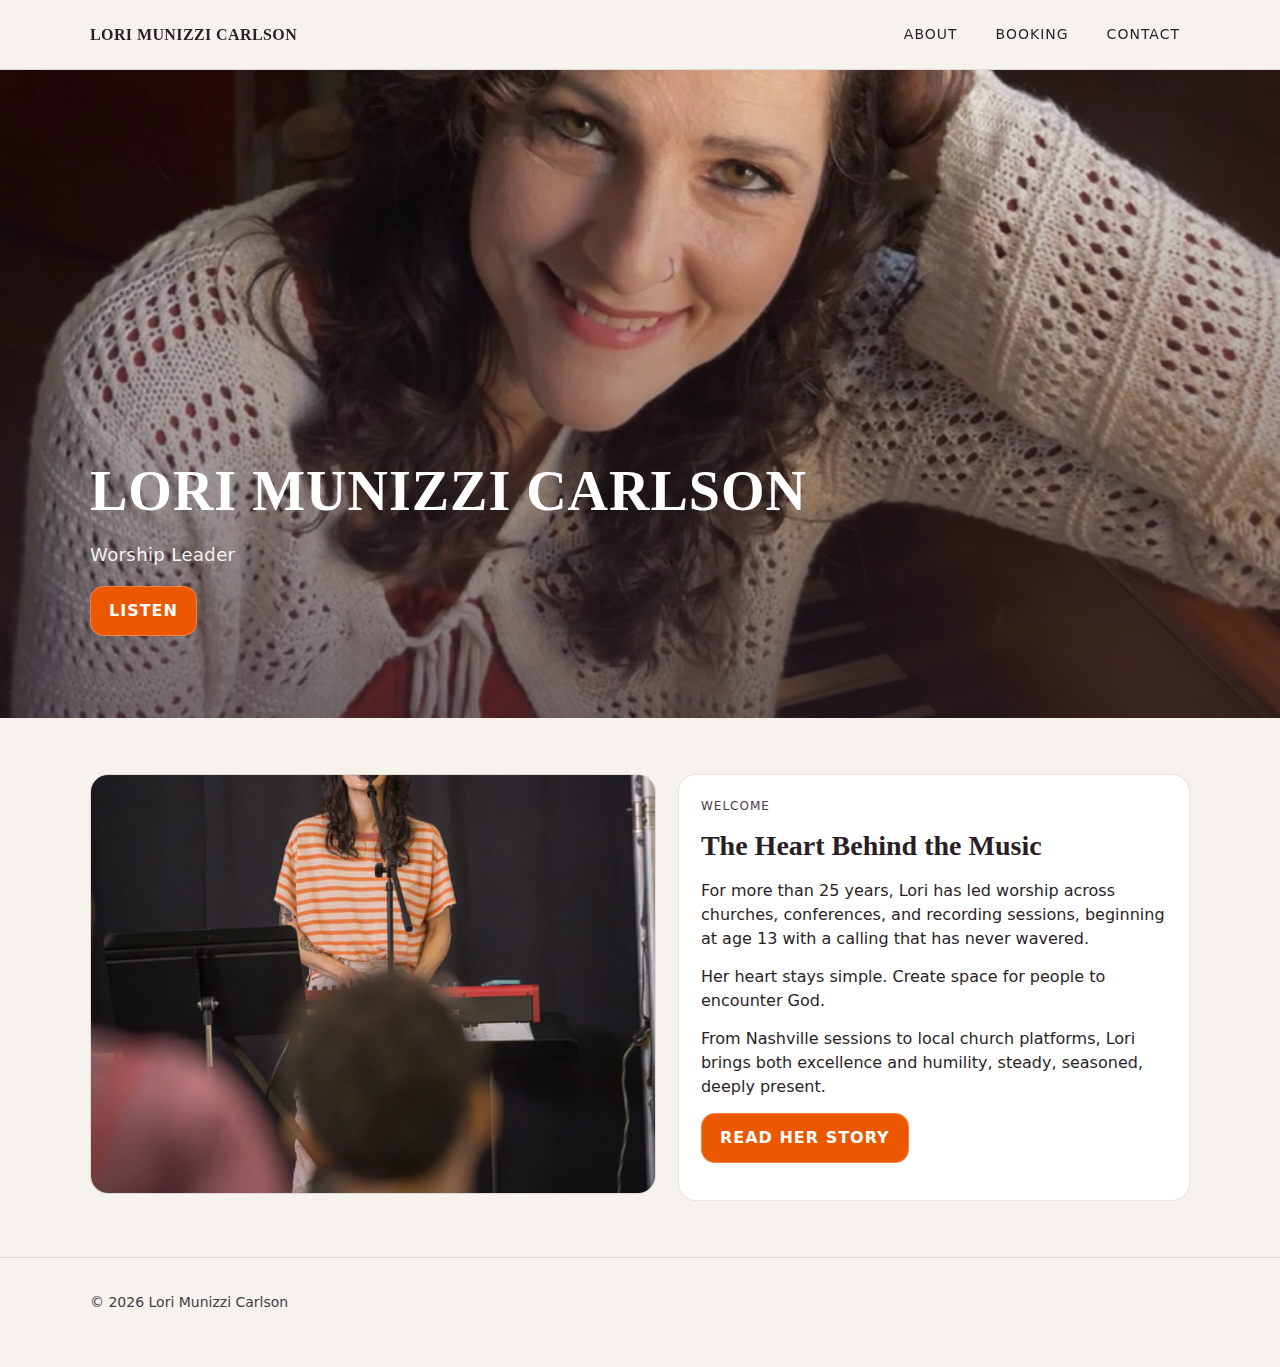
<file: index.html>
<!doctype html>
<html lang="en">
<head>
  <meta charset="utf-8" />
  <meta name="viewport" content="width=device-width, initial-scale=1" />
  <title>Lori Munizzi Carlson | Worship Leader</title>
  <link rel="stylesheet" href="styles.css" />
</head>
<body>
  <header class="header">
    <div class="container nav">
      <div class="brand">LORI MUNIZZI CARLSON</div>
      <nav class="navlinks">
        <a href="about.html">About</a>
        <a href="booking.html">Booking</a>
        <a href="contact.html">Contact</a>
      </nav>
    </div>
  </header>

  <section class="hero">
    <img src="hero-keyboard.jpg" alt="Lori Munizzi Carlson leading worship at the red keyboard" />
    <div class="container hero-content">
      <h1 class="h1">LORI MUNIZZI CARLSON</h1>
      <p class="sub">Worship Leader</p>
      <a class="btn" href="https://www.youtube.com/@lorimunizzicarlson" target="_blank" rel="noopener">Listen</a>
    </div>
  </section>

  <main>
    <section class="section">
      <div class="container grid-2">
        <div>
          <img class="img-round" src="about-striped.jpg" alt="Lori at the piano" />
        </div>
        <div class="card">
          <p class="kicker">Welcome</p>
          <h2 class="h2">The Heart Behind the Music</h2>
          <p class="p">For more than 25 years, Lori has led worship across churches, conferences, and recording sessions, beginning at age 13 with a calling that has never wavered.</p>
          <p class="p">Her heart stays simple. Create space for people to encounter God.</p>
          <p class="p">From Nashville sessions to local church platforms, Lori brings both excellence and humility, steady, seasoned, deeply present.</p>
          <a class="btn" href="about.html">Read Her Story</a>
        </div>
      </div>
    </section>
  </main>

  <footer class="footer">
    <div class="container">
      © <span id="y"></span> Lori Munizzi Carlson
    </div>
  </footer>

  <script>
    document.getElementById("y").textContent = new Date().getFullYear();
  </script>
</body>
</html>
</file>
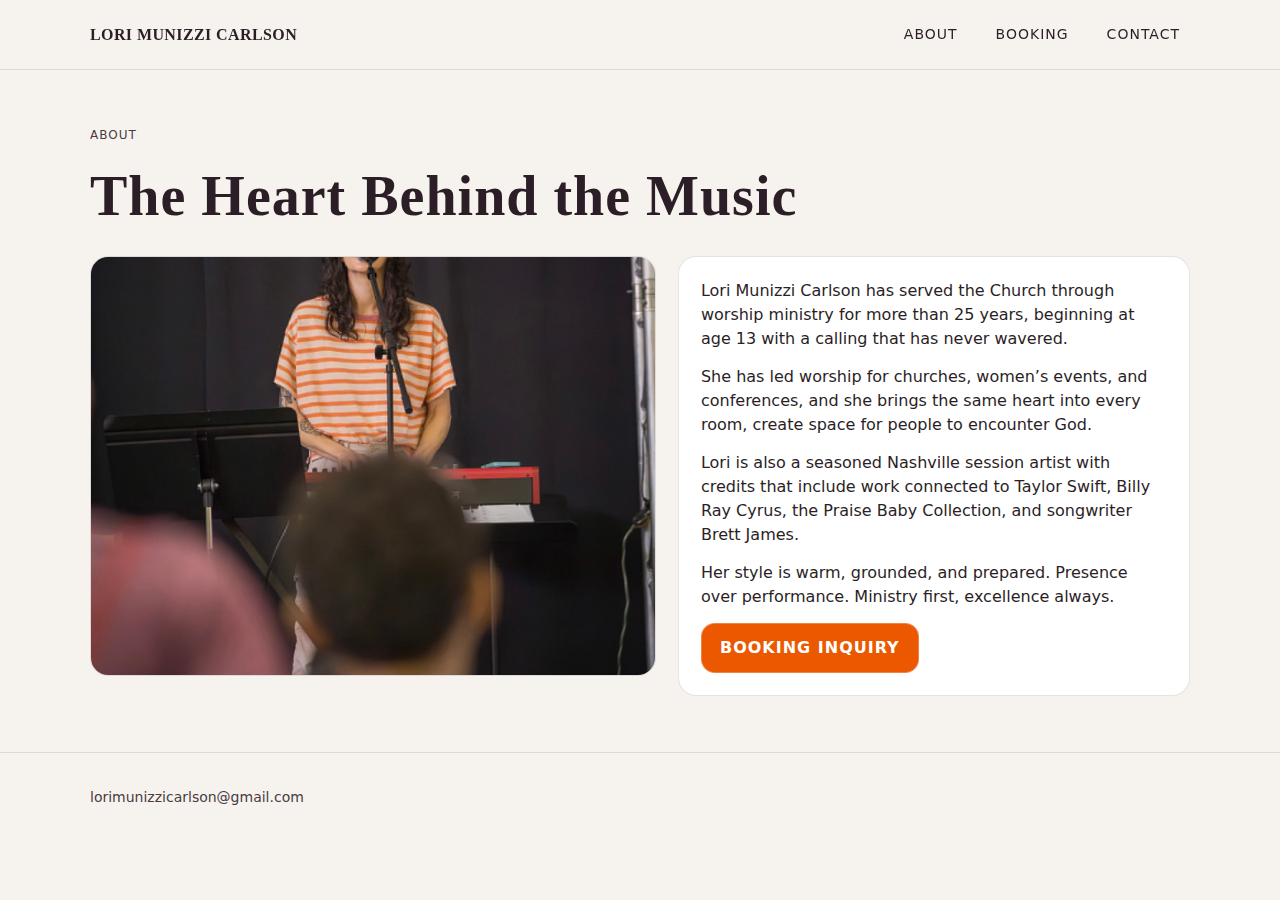
<file: about.html>
<!doctype html>
<html lang="en">
<head>
  <meta charset="utf-8" />
  <meta name="viewport" content="width=device-width, initial-scale=1" />
  <title>About | Lori Munizzi Carlson</title>
  <link rel="stylesheet" href="styles.css" />
</head>
<body>
  <header class="header">
    <div class="container nav">
      <div class="brand"><a href="index.html">LORI MUNIZZI CARLSON</a></div>
      <nav class="navlinks">
        <a href="about.html">About</a>
        <a href="booking.html">Booking</a>
        <a href="contact.html">Contact</a>
      </nav>
    </div>
  </header>

  <main class="section">
    <div class="container">
      <p class="kicker">About</p>
      <h1 class="h1" style="color: var(--text);">The Heart Behind the Music</h1>

      <div class="grid-2" style="margin-top: 18px;">
        <div>
          <img class="img-round" src="about-striped.jpg" alt="Lori at the piano" />
        </div>

        <div class="card">
          <p class="p">Lori Munizzi Carlson has served the Church through worship ministry for more than 25 years, beginning at age 13 with a calling that has never wavered.</p>

          <p class="p">She has led worship for churches, women’s events, and conferences, and she brings the same heart into every room, create space for people to encounter God.</p>

          <p class="p">Lori is also a seasoned Nashville session artist with credits that include work connected to Taylor Swift, Billy Ray Cyrus, the Praise Baby Collection, and songwriter Brett James.</p>

          <p class="p">Her style is warm, grounded, and prepared. Presence over performance. Ministry first, excellence always.</p>

          <a class="btn" href="booking.html">Booking Inquiry</a>
        </div>
      </div>
    </div>
  </main>

  <footer class="footer">
    <div class="container">
      <a href="mailto:lorimunizzicarlson@gmail.com">lorimunizzicarlson@gmail.com</a>
    </div>
  </footer>
</body>
</html>
</file>
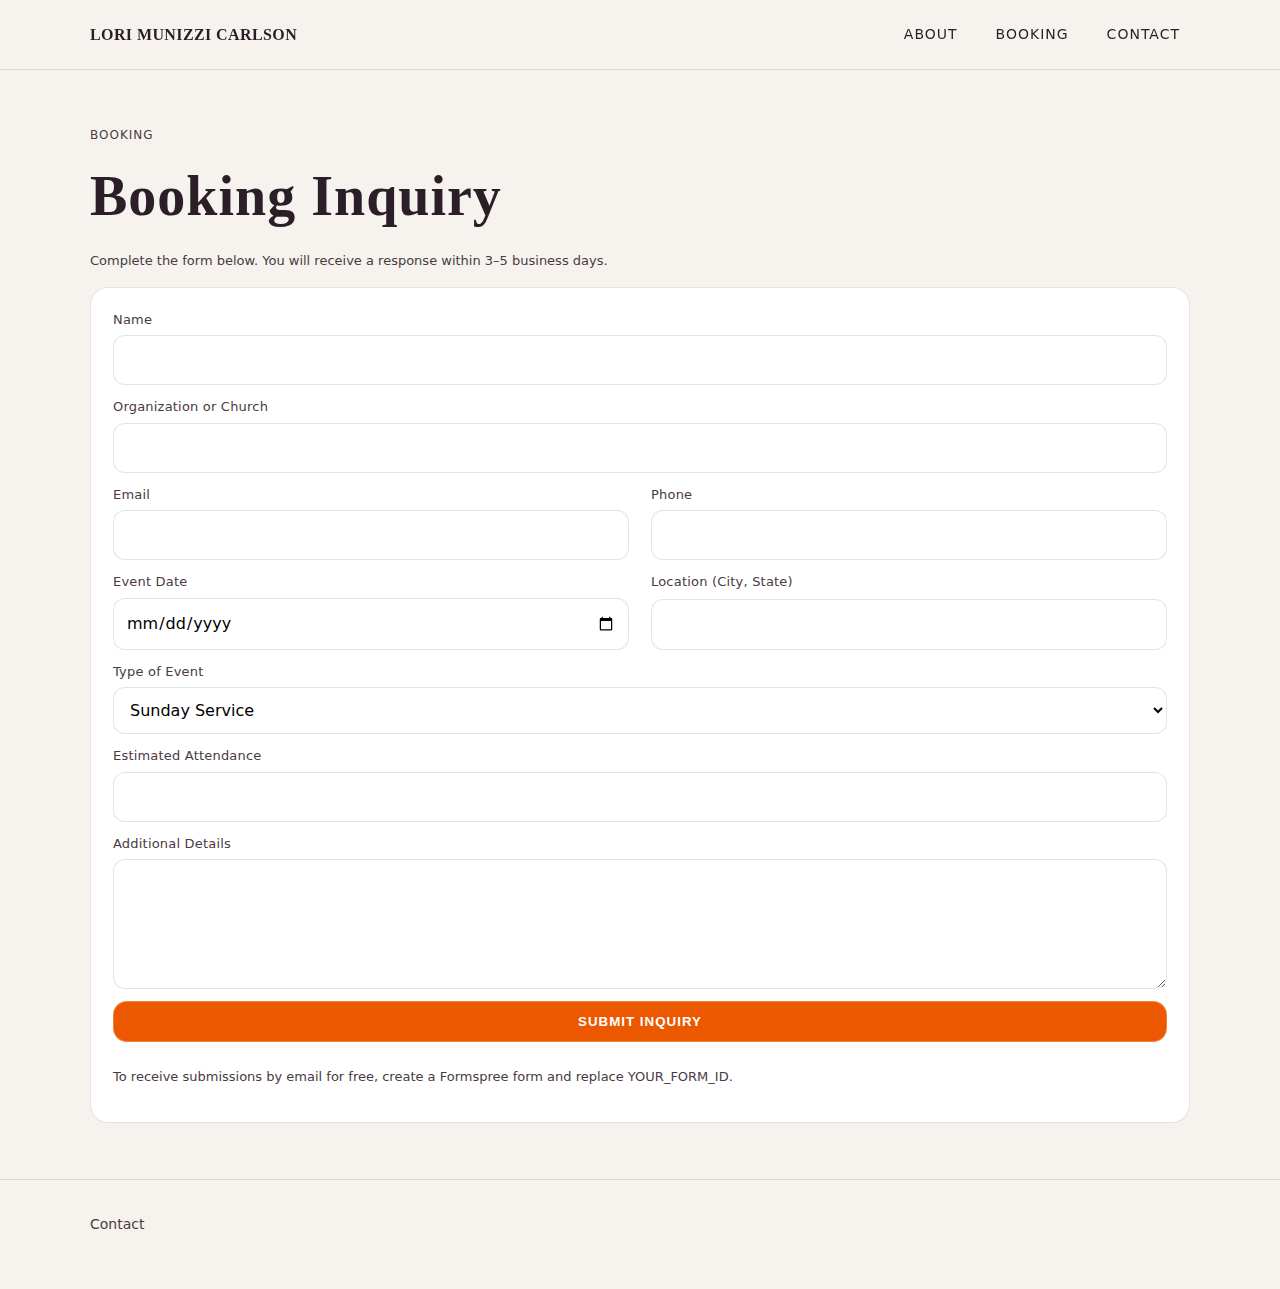
<file: booking.html>
<!doctype html>
<html lang="en">
<head>
  <meta charset="utf-8" />
  <meta name="viewport" content="width=device-width, initial-scale=1" />
  <title>Booking | Lori Munizzi Carlson</title>
  <link rel="stylesheet" href="styles.css" />
</head>
<body>
  <header class="header">
    <div class="container nav">
      <div class="brand"><a href="index.html">LORI MUNIZZI CARLSON</a></div>
      <nav class="navlinks">
        <a href="about.html">About</a>
        <a href="booking.html">Booking</a>
        <a href="contact.html">Contact</a>
      </nav>
    </div>
  </header>

  <main class="section">
    <div class="container">
      <p class="kicker">Booking</p>
      <h1 class="h1" style="color: var(--text);">Booking Inquiry</h1>
      <p class="note">Complete the form below. You will receive a response within 3–5 business days.</p>

      <div class="card" style="margin-top: 16px;">
        <form class="form" action="https://formspree.io/f/YOUR_FORM_ID" method="POST">
          <div class="field">
            <label for="name">Name</label>
            <input id="name" name="name" required />
          </div>

          <div class="field">
            <label for="org">Organization or Church</label>
            <input id="org" name="organization" />
          </div>

          <div class="grid-2" style="grid-template-columns: 1fr 1fr;">
            <div class="field">
              <label for="email">Email</label>
              <input id="email" name="email" type="email" required />
            </div>
            <div class="field">
              <label for="phone">Phone</label>
              <input id="phone" name="phone" />
            </div>
          </div>

          <div class="grid-2" style="grid-template-columns: 1fr 1fr;">
            <div class="field">
              <label for="date">Event Date</label>
              <input id="date" name="event_date" type="date" />
            </div>
            <div class="field">
              <label for="location">Location (City, State)</label>
              <input id="location" name="location" />
            </div>
          </div>

          <div class="field">
            <label for="type">Type of Event</label>
            <select id="type" name="event_type">
              <option>Sunday Service</option>
              <option>Women’s Conference</option>
              <option>Retreat</option>
              <option>Worship Night</option>
              <option>Speaking Engagement</option>
              <option>Other</option>
            </select>
          </div>

          <div class="field">
            <label for="attendance">Estimated Attendance</label>
            <input id="attendance" name="attendance" />
          </div>

          <div class="field">
            <label for="details">Additional Details</label>
            <textarea id="details" name="details"></textarea>
          </div>

          <button class="btn" type="submit">Submit Inquiry</button>
          <p class="note">To receive submissions by email for free, create a Formspree form and replace YOUR_FORM_ID.</p>
        </form>
      </div>
    </div>
  </main>

  <footer class="footer">
    <div class="container">
      <a href="contact.html">Contact</a>
    </div>
  </footer>
</body>
</html>
</file>
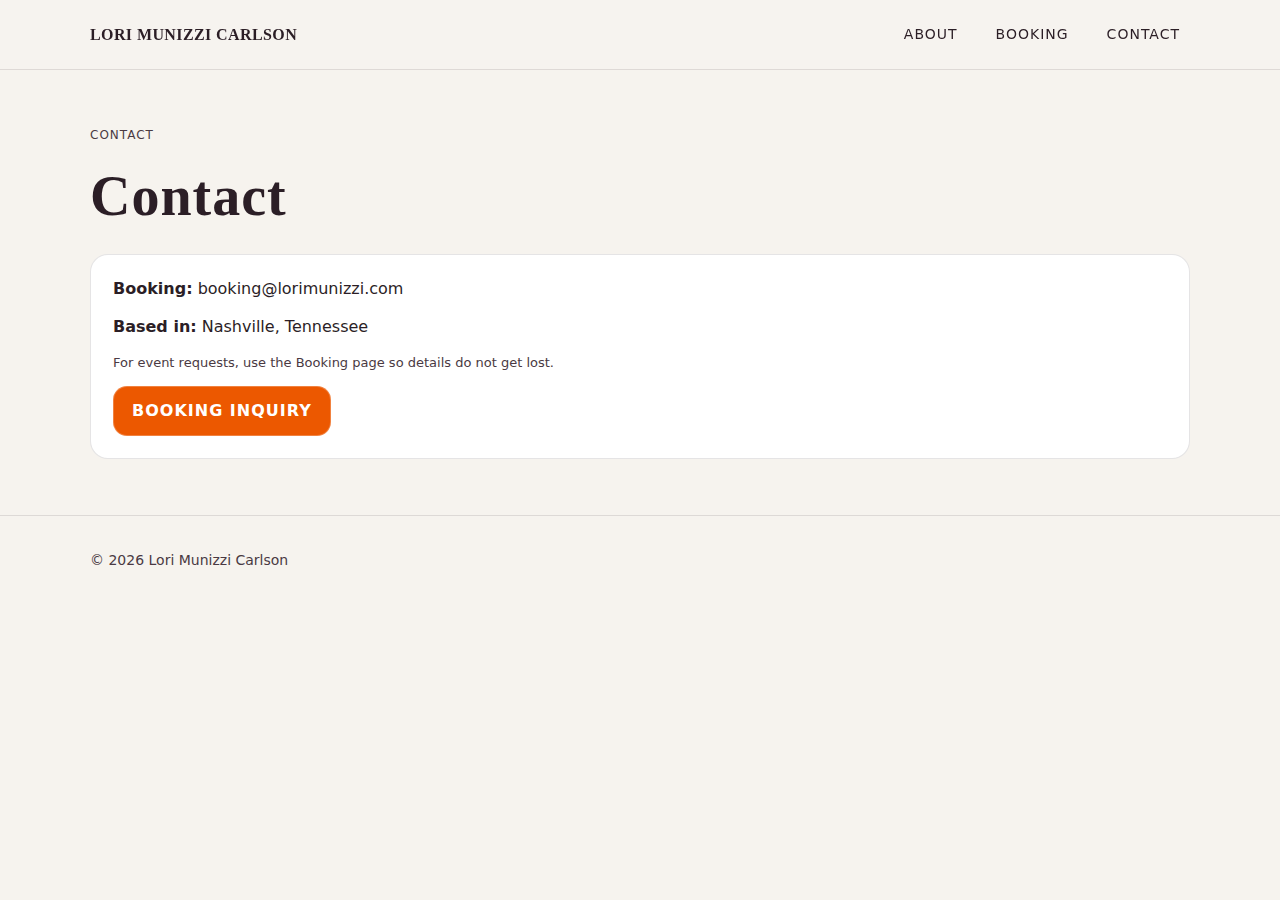
<file: contact.html>
<!doctype html>
<html lang="en">
<head>
  <meta charset="utf-8" />
  <meta name="viewport" content="width=device-width, initial-scale=1" />
  <title>Contact | Lori Munizzi Carlson</title>
  <link rel="stylesheet" href="styles.css" />
</head>
<body>
  <header class="header">
    <div class="container nav">
      <div class="brand"><a href="index.html">LORI MUNIZZI CARLSON</a></div>
      <nav class="navlinks">
        <a href="about.html">About</a>
        <a href="booking.html">Booking</a>
        <a href="contact.html">Contact</a>
      </nav>
    </div>
  </header>

  <main class="section">
    <div class="container">
      <p class="kicker">Contact</p>
      <h1 class="h1" style="color: var(--text);">Contact</h1>

      <div class="card" style="margin-top: 16px;">
        <p class="p"><strong>Booking:</strong> booking@lorimunizzi.com</p>
        <p class="p"><strong>Based in:</strong> Nashville, Tennessee</p>
        <p class="note">For event requests, use the Booking page so details do not get lost.</p>

        <a class="btn" href="booking.html">Booking Inquiry</a>
      </div>
    </div>
  </main>

  <footer class="footer">
    <div class="container">
      © <span id="y"></span> Lori Munizzi Carlson
    </div>
  </footer>

  <script>
    document.getElementById("y").textContent = new Date().getFullYear();
  </script>
</body>
</html>
</file>
<file: styles.css>
:root {
  --accent: #EC5800;
  --bg: #F6F3EE;
  --text: #2B1E26;
  --muted: #4a3a43;
  --card: #ffffff;
  --border: rgba(43, 30, 38, 0.12);
}

* { box-sizing: border-box; }

html, body {
  margin: 0;
  padding: 0;
  background: var(--bg);
  color: var(--text);
  font-family: system-ui, -apple-system, Segoe UI, Roboto, Arial, sans-serif;
  line-height: 1.5;
}

a { color: inherit; text-decoration: none; }

.container {
  width: min(1100px, 92vw);
  margin: 0 auto;
}

.header {
  position: sticky;
  top: 0;
  background: rgba(246, 243, 238, 0.9);
  backdrop-filter: blur(10px);
  border-bottom: 1px solid var(--border);
  z-index: 10;
}

.nav {
  display: flex;
  align-items: center;
  justify-content: space-between;
  padding: 16px 0;
}

.brand {
  font-family: Georgia, "Times New Roman", serif;
  font-weight: 700;
  letter-spacing: 0.4px;
}

.navlinks {
  display: flex;
  gap: 18px;
  font-size: 14px;
  text-transform: uppercase;
  letter-spacing: 1px;
}

.navlinks a {
  padding: 8px 10px;
  border-radius: 10px;
}

.navlinks a:hover {
  background: rgba(236, 88, 0, 0.08);
}

.hero {
  position: relative;
  min-height: 72vh;
  display: grid;
  align-items: end;
  padding: 64px 0;
  overflow: hidden;
}

.hero::before {
  content: "";
  position: absolute;
  inset: 0;
  background:
    linear-gradient(to top, rgba(43, 30, 38, 0.65), rgba(43, 30, 38, 0.10));
  z-index: 1;
}

.hero img {
  position: absolute;
  inset: 0;
  width: 100%;
  height: 100%;
  object-fit: cover;
}

.hero-content {
  position: relative;
  z-index: 2;
  padding: 18px 0;
  color: #fff;
}

.h1 {
  font-family: Georgia, "Times New Roman", serif;
  font-weight: 800;
  letter-spacing: 1px;
  font-size: clamp(34px, 5vw, 56px);
  margin: 0 0 8px 0;
}

.sub {
  font-size: 18px;
  letter-spacing: 0.4px;
  margin: 0 0 18px 0;
  opacity: 0.92;
}

.btn {
  display: inline-block;
  background: var(--accent);
  color: #fff;
  padding: 12px 18px;
  border-radius: 14px;
  font-weight: 700;
  text-transform: uppercase;
  letter-spacing: 1px;
  border: 1px solid rgba(255,255,255,0.25);
}

.btn:hover { filter: brightness(0.92); }

.section {
  padding: 56px 0;
}

.card {
  background: var(--card);
  border: 1px solid var(--border);
  border-radius: 18px;
  padding: 22px;
}

.grid-2 {
  display: grid;
  grid-template-columns: 1.05fr 0.95fr;
  gap: 22px;
}

@media (max-width: 860px) {
  .grid-2 { grid-template-columns: 1fr; }
  .hero { min-height: 62vh; }
}

.kicker {
  text-transform: uppercase;
  letter-spacing: 1px;
  font-size: 12px;
  color: var(--muted);
  margin: 0 0 10px 0;
}

.h2 {
  font-family: Georgia, "Times New Roman", serif;
  font-size: 28px;
  margin: 0 0 12px 0;
}

.p {
  margin: 0 0 14px 0;
}

.img-round {
  width: 100%;
  height: 100%;
  max-height: 420px;
  object-fit: cover;
  border-radius: 18px;
  border: 1px solid var(--border);
}

.footer {
  padding: 34px 0 54px 0;
  color: var(--muted);
  font-size: 14px;
  border-top: 1px solid var(--border);
}

.form {
  display: grid;
  gap: 12px;
}

.field {
  display: grid;
  gap: 6px;
}

label {
  font-size: 13px;
  letter-spacing: 0.2px;
  color: var(--muted);
}

input, select, textarea {
  width: 100%;
  padding: 12px 12px;
  border-radius: 12px;
  border: 1px solid var(--border);
  background: #fff;
  font: inherit;
}

textarea { min-height: 130px; resize: vertical; }

.note {
  font-size: 13px;
  color: var(--muted);
}
</file>
